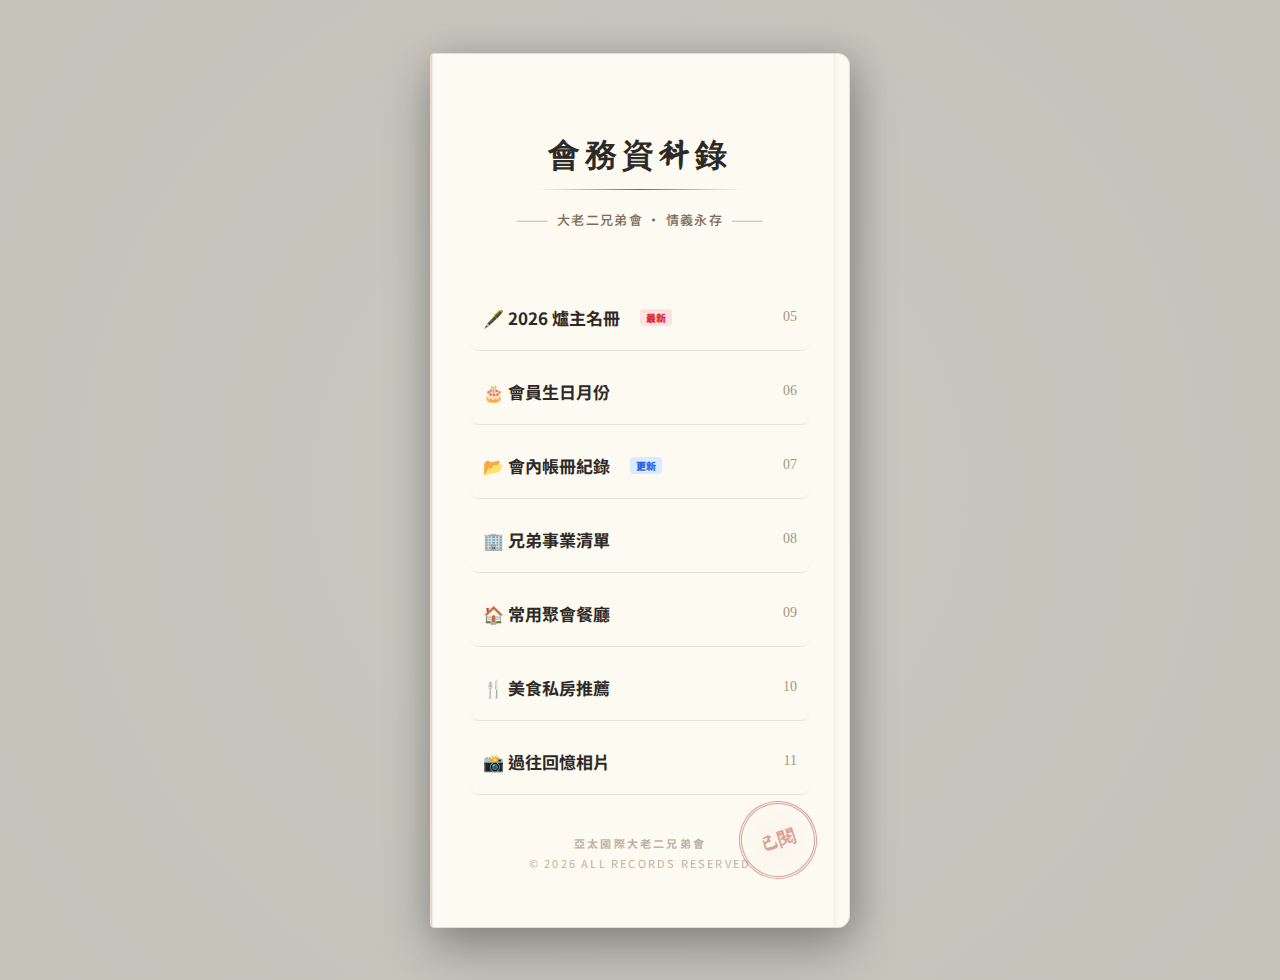
<file: index.html>
<!DOCTYPE html>
<html lang="zh-Hant">

<head>
    <meta charset="UTF-8">
    <meta name="viewport" content="width=device-width, initial-scale=1.0, viewport-fit=cover">
    <title>國際大老二兄弟會 — 會務資料錄</title>
    <!-- 預連接優化 -->
    <link rel="preconnect" href="https://fonts.googleapis.com">
    <link rel="preconnect" href="https://fonts.gstatic.com" crossorigin>
    <link rel="preconnect" href="https://static.line-scdn.net">
    <!-- 字體 -->
    <link
        href="https://fonts.googleapis.com/css2?family=Ma+Shan+Zheng&family=Noto+Sans+TC:wght@400;500;700;900&display=swap"
        rel="stylesheet">
    <!-- LIFF SDK（此頁需要用於登入功能） -->
    <script src="https://static.line-scdn.net/liff/edge/2/sdk.js"></script>
    <!-- 共用樣式 -->
    <link rel="stylesheet" href="common.css">
    <style>
        /* 頁面專屬樣式 - 首頁目錄 */
        .header {
            text-align: center;
            margin-bottom: 3.5rem;
            position: relative;
            border-bottom: none;
            padding-bottom: 0;
        }

        .header h1 {
            font-size: 32px;
            color: var(--ink-color);
            letter-spacing: 0.15em;
            margin: 0;
            padding-bottom: 0.75rem;
            position: relative;
        }

        .header h1::after {
            content: "";
            position: absolute;
            bottom: 0;
            left: 20%;
            right: 20%;
            height: 1px;
            background: linear-gradient(to right, transparent, var(--accent-brown), transparent);
        }

        .member-info {
            font-size: 13px;
            color: var(--accent-brown);
            margin-top: 1.25rem;
            letter-spacing: 0.1em;
            font-weight: 500;
            display: flex;
            align-items: center;
            justify-content: center;
            gap: 0.5rem;
        }

        .nav-list {
            list-style: none;
            padding: 0;
            margin: 0;
            flex-grow: 1;
        }

        .nav-item {
            margin-bottom: 0.5rem;
        }

        .nav-link {
            text-decoration: none;
            display: flex;
            justify-content: space-between;
            align-items: center;
            padding: 1.25rem 0.75rem;
            border-bottom: 1px solid rgba(124, 106, 90, 0.15);
            color: var(--ink-color);
            transition: all 0.4s cubic-bezier(0.175, 0.885, 0.32, 1.275);
            border-radius: 8px;
        }

        .nav-link:hover {
            background-color: rgba(124, 106, 90, 0.04);
            transform: translateX(8px);
            border-bottom-color: var(--accent-brown);
        }

        .item-title {
            font-size: 17px;
            font-weight: 700;
            display: flex;
            align-items: center;
            gap: 0.75rem;
        }

        .page-num {
            font-family: "Georgia", serif;
            color: var(--accent-brown);
            font-size: 14px;
            opacity: 0.7;
        }

        .tag {
            font-size: 10px;
            padding: 1px 6px;
            border-radius: 4px;
            font-weight: 900;
            text-transform: uppercase;
            margin-left: 0.5rem;
        }

        .tag-new {
            background-color: #fee2e2;
            color: #dc2626;
        }

        .tag-update {
            background-color: #dbeafe;
            color: #2563eb;
        }

        .stamp {
            position: absolute;
            bottom: 3rem;
            right: 2rem;
            width: 72px;
            height: 72px;
            border: 3px double var(--stamp-red);
            border-radius: 50%;
            display: flex;
            justify-content: center;
            align-items: center;
            color: var(--stamp-red);
            font-weight: 900;
            transform: rotate(-18deg);
            opacity: 0.45;
            font-size: 18px;
            font-family: 'Ma Shan Zheng', cursive;
            user-select: none;
            pointer-events: none;
            background: radial-gradient(circle, rgba(176, 58, 46, 0.05) 0%, transparent 70%);
        }

        .index-footer {
            margin-top: 2rem;
            text-align: center;
            font-size: 11px;
            color: var(--accent-brown);
            opacity: 0.5;
            letter-spacing: 0.2em;
        }

        .index-footer p {
            margin: 0;
        }

        .index-footer .mt-1 {
            margin-top: 0.25rem;
        }

        .opacity-40 {
            opacity: 0.4;
        }
    </style>
</head>

<body>

    <div class="book-container fade-in">
        <div class="book-cover">
            <div class="decoration-lines"></div>

            <div class="header">
                <h1 class="calligraphy">會務資料錄</h1>
                <div class="member-info" id="member-display">
                    <span class="opacity-40">———</span>
                    <span id="member-name">載入中...</span>
                    <span class="opacity-40">———</span>
                </div>
            </div>

            <nav>
                <ul class="nav-list">
                    <li class="nav-item">
                        <a href="host.html" class="nav-link">
                            <span class="item-title">🖋️ 2026 爐主名冊 <span class="tag tag-new">最新</span></span>
                            <span class="page-num">05</span>
                        </a>
                    </li>
                    <li class="nav-item">
                        <a href="birthday.html" class="nav-link">
                            <span class="item-title">🎂 會員生日月份</span>
                            <span class="page-num">06</span>
                        </a>
                    </li>
                    <li class="nav-item">
                        <a href="finance.html" class="nav-link">
                            <span class="item-title">📂 會內帳冊紀錄 <span class="tag tag-update">更新</span></span>
                            <span class="page-num">07</span>
                        </a>
                    </li>
                    <li class="nav-item">
                        <a href="business.html" class="nav-link">
                            <span class="item-title">🏢 兄弟事業清單</span>
                            <span class="page-num">08</span>
                        </a>
                    </li>
                    <li class="nav-item">
                        <a href="restaurant.html" class="nav-link">
                            <span class="item-title">🏠 常用聚會餐廳</span>
                            <span class="page-num">09</span>
                        </a>
                    </li>
                    <li class="nav-item">
                        <a href="food.html" class="nav-link">
                            <span class="item-title">🍴 美食私房推薦</span>
                            <span class="page-num">10</span>
                        </a>
                    </li>
                    <li class="nav-item">
                        <a href="photo.html" class="nav-link">
                            <span class="item-title">📸 過往回憶相片</span>
                            <span class="page-num">11</span>
                        </a>
                    </li>
                </ul>
            </nav>

            <div class="stamp">已閱</div>

            <div class="index-footer">
                <p style="font-weight: bold;">亞太國際大老二兄弟會</p>
                <p class="mt-1">© 2026 ALL RECORDS RESERVED</p>
            </div>
        </div>
    </div>

    <script>
        const LIFF_ID = '2008678090-eGItUWQx';

        async function initLIFF() {
            try {
                await liff.init({ liffId: LIFF_ID });
                if (liff.isLoggedIn()) {
                    const profile = await liff.getProfile();
                    document.getElementById('member-name').innerText = `歡迎，${profile.displayName} 會友`;
                } else {
                    document.getElementById('member-name').innerText = "大老二兄弟會‧ 情義永存";
                }
            } catch (err) {
                console.error(err);
                document.getElementById('member-name').innerText = "大老二兄弟會 ‧ 情義永存";
            }
        }

        window.onload = initLIFF;
    </script>
</body>

</html>
</file>
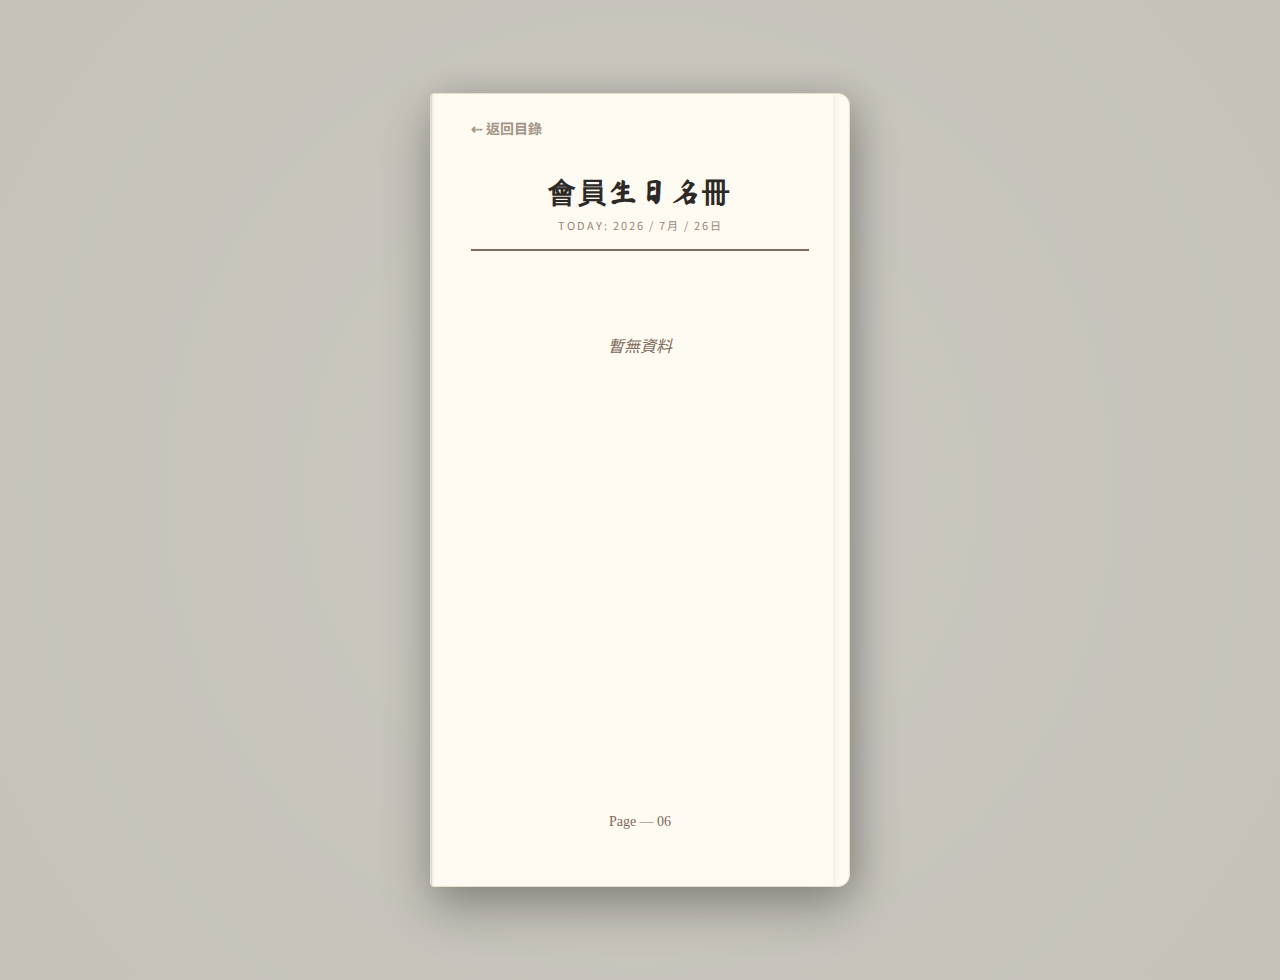
<file: birthday.html>
<!DOCTYPE html>
<html lang="zh-Hant">

<head>
    <meta charset="UTF-8">
    <meta name="viewport" content="width=device-width, initial-scale=1.0, viewport-fit=cover">
    <title>P.06 會員生日名冊</title>
    <!-- 預連接優化 -->
    <link rel="preconnect" href="https://fonts.googleapis.com">
    <link rel="preconnect" href="https://fonts.gstatic.com" crossorigin>
    <link rel="preconnect" href="https://script.google.com">
    <!-- 字體 -->
    <link
        href="https://fonts.googleapis.com/css2?family=Ma+Shan+Zheng&family=Noto+Sans+TC:wght@400;500;700;900&display=swap"
        rel="stylesheet">
    <!-- 共用樣式 -->
    <link rel="stylesheet" href="common.css">
    <style>
        /* 頁面專屬樣式 */
        :root {
            --highlight-gold: #b89b72;
            --next-month-tan: #e8dfcc;
            --today-bg: rgba(255, 107, 107, 0.1);
        }

        .month-section {
            margin-bottom: 12px;
        }

        details {
            border-radius: 4px;
            overflow: hidden;
            border: 1px solid rgba(140, 118, 98, 0.2);
            background: rgba(255, 255, 255, 0.4);
        }

        summary {
            padding: 12px 15px;
            background: rgba(140, 118, 98, 0.05);
            color: var(--accent-brown);
            cursor: pointer;
            list-style: none;
            display: flex;
            justify-content: space-between;
            align-items: center;
            font-weight: bold;
            font-size: 15px;
        }

        summary::-webkit-details-marker {
            display: none;
        }

        .member-count {
            font-size: 13px;
            opacity: 0.8;
            margin-left: 5px;
            font-weight: normal;
        }

        .is-current-month summary {
            background: var(--highlight-gold);
            color: white;
        }

        .is-next-month summary {
            background: var(--next-month-tan);
            color: var(--accent-brown);
        }

        summary::after {
            content: '＋';
            font-size: 12px;
            opacity: 0.5;
        }

        details[open] summary::after {
            content: '－';
            opacity: 1;
        }

        .data-list {
            list-style: none;
            padding: 0;
            margin: 0;
        }

        .data-item {
            display: flex;
            justify-content: space-between;
            align-items: center;
            padding: 15px 12px;
            border-bottom: 1px dotted var(--accent-brown);
        }

        .data-item:last-child {
            border-bottom: none;
        }

        .is-today {
            background-color: var(--today-bg);
            border-left: 4px solid #ff6b6b;
        }

        .today-badge {
            display: inline-block;
            background-color: #ff6b6b;
            color: white;
            font-size: 11px;
            padding: 2px 6px;
            border-radius: 4px;
            margin-bottom: 4px;
            animation: pulse 2s infinite;
        }

        @keyframes pulse {
            0% {
                opacity: 1;
            }

            50% {
                opacity: 0.7;
            }

            100% {
                opacity: 1;
            }
        }

        .date-box {
            min-width: 45px;
        }

        .day-label {
            font-family: "Georgia", serif;
            font-size: 18px;
            color: var(--accent-brown);
        }

        .name-container {
            flex: 1;
            text-align: right;
        }

        .name-label {
            font-size: 17px;
            font-weight: 600;
            color: var(--ink-color);
        }

        .note-text {
            display: block;
            font-size: 13px;
            color: var(--accent-brown);
            font-style: italic;
            margin-top: 2px;
        }
    </style>
</head>

<body>

    <div class="book-container fade-in">
        <div class="book-cover">
            <div class="decoration-lines"></div>

            <a href="index.html" class="back-link">
                ⇠ 返回目錄
            </a>

            <div class="header">
                <h2 class="calligraphy">會員生日名冊</h2>
                <p id="current-month-tip">TODAY: ...</p>
            </div>

            <div id="content" style="flex-grow: 1; overflow-y: auto;">
                <div class="loading">正在查閱生日名冊...</div>
            </div>

            <div class="footer">Page — 06</div>
        </div>
    </div>

    <script>
        const GAS_URL = "https://script.google.com/macros/s/AKfycbx0mNGfdugg3Ep3yMbI65qacUaZbwOZxuVly90p-QmqyGp5KbvIMTtvvD3mjoiX1VWg/exec";

        async function loadData() {
            try {
                const response = await fetch(`${GAS_URL}?type=birthdays`, { cache: 'no-cache' });
                return await response.json();
            } catch (error) { return null; }
        }

        async function initPage() {
            const container = document.getElementById('content');
            const rawData = await loadData();

            const now = new Date();
            const currentYear = now.getFullYear();
            const currentMonth = now.getMonth() + 1;
            const todayDate = now.getDate();
            const nextMonth = currentMonth === 12 ? 1 : currentMonth + 1;

            document.getElementById('current-month-tip').innerText = `TODAY: ${currentYear} / ${currentMonth}月 / ${todayDate}日`;

            if (!rawData || !Array.isArray(rawData)) {
                container.innerHTML = '<div class="loading">暫無資料</div>';
                return;
            }

            const processed = rawData
                .filter(item => item.姓名 && item.姓名.trim() !== "")
                .map(item => ({
                    ...item,
                    m: parseInt(String(item.月份).replace(/[^0-9]/g, '')),
                    d: parseInt(String(item.日期).replace(/[^0-9]/g, '')) || 0
                }));

            const groups = {};
            for (let i = 1; i <= 12; i++) groups[i] = [];
            processed.forEach(item => {
                if (groups[item.m]) groups[item.m].push(item);
            });

            const monthOrder = [currentMonth, nextMonth];
            for (let i = 1; i <= 12; i++) {
                if (i !== currentMonth && i !== nextMonth) monthOrder.push(i);
            }

            let html = '';
            monthOrder.forEach(m => {
                const members = groups[m];
                if (members.length === 0) return;

                members.sort((a, b) => a.d - b.d);

                const isCurrent = (m === currentMonth);
                const isNext = (m === nextMonth);
                const openAttr = (isCurrent || isNext) ? 'open' : '';
                const sectionClass = isCurrent ? 'is-current-month' : (isNext ? 'is-next-month' : '');

                html += `
                    <div class="month-section ${sectionClass}">
                        <details ${openAttr}>
                            <summary>
                                <span>${m}月 生日成員 <span class="member-count">(${members.length}人)</span></span>
                            </summary>
                            <ul class="data-list">
                                ${members.map(person => {
                    const isToday = (person.m === currentMonth && person.d === todayDate);
                    return `
                                        <li class="data-item ${isToday ? 'is-today' : ''}">
                                            <div class="date-box">
                                                <span class="day-label">${person.d}日</span>
                                            </div>
                                            <div class="name-container">
                                                ${isToday ? '<span class="today-badge">今日壽星 🎁</span>' : ''}
                                                <span class="name-label">${person.姓名}</span>
                                                ${person.備註 ? `<span class="note-text">※ ${person.備註}</span>` : ''}
                                            </div>
                                        </li>
                                    `;
                }).join('')}
                            </ul>
                        </details>
                    </div>
                `;
            });

            container.innerHTML = html || '<div class="loading">查無生日資料</div>';
        }

        initPage();
    </script>
</body>

</html>
</file>
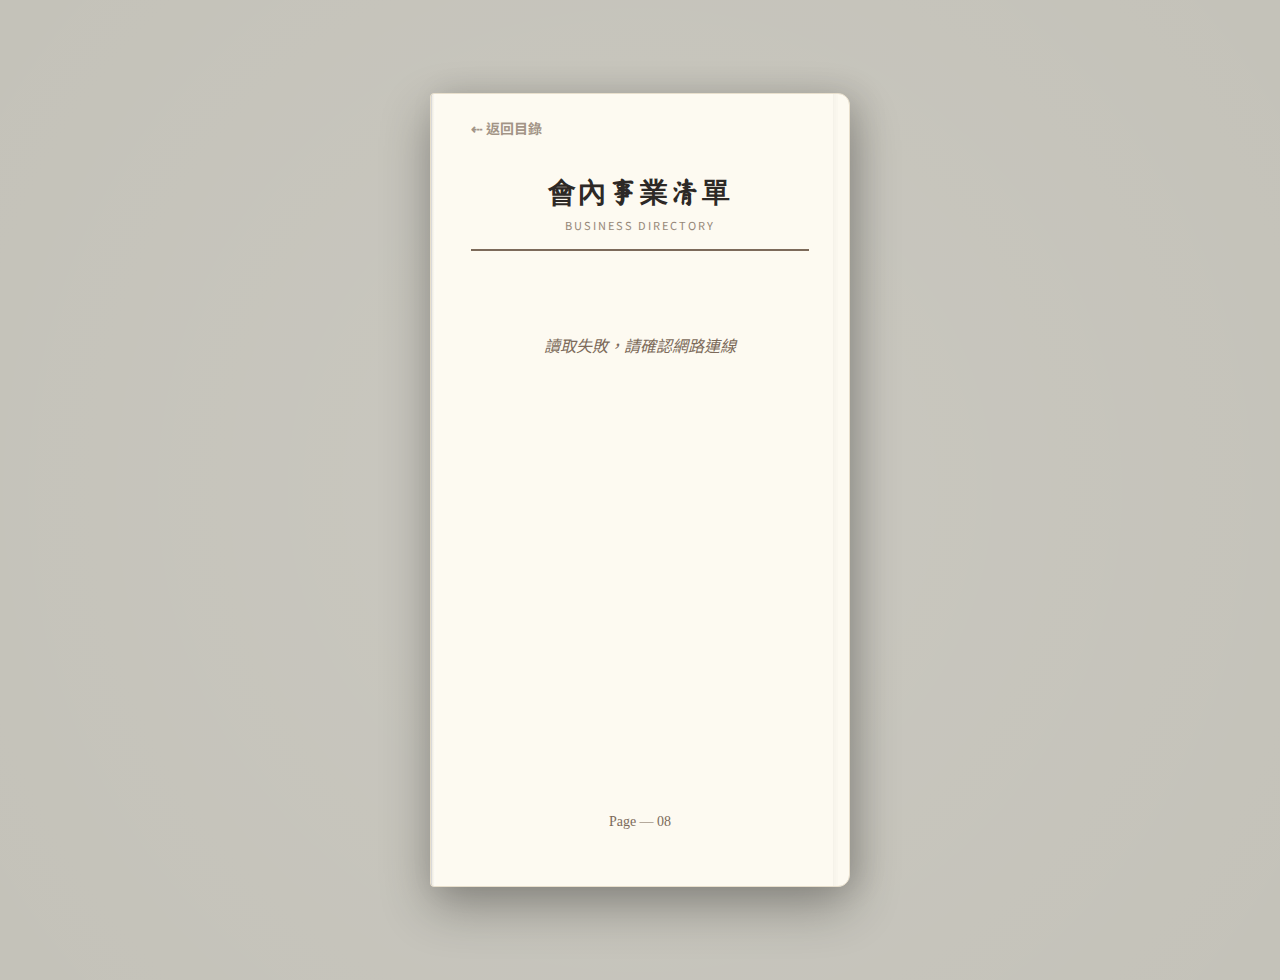
<file: business.html>
<!DOCTYPE html>
<html lang="zh-Hant">

<head>
    <meta charset="UTF-8">
    <meta name="viewport" content="width=device-width, initial-scale=1.0, viewport-fit=cover">
    <title>P.08 會內事業清單</title>
    <!-- 預連接優化 -->
    <link rel="preconnect" href="https://fonts.googleapis.com">
    <link rel="preconnect" href="https://fonts.gstatic.com" crossorigin>
    <link rel="preconnect" href="https://script.google.com">
    <!-- 字體 -->
    <link
        href="https://fonts.googleapis.com/css2?family=Ma+Shan+Zheng&family=Noto+Sans+TC:wght@400;500;700;900&display=swap"
        rel="stylesheet">
    <!-- 共用樣式 -->
    <link rel="stylesheet" href="common.css">
    <style>
        /* 頁面專屬樣式 */
        .item-card {
            border-bottom: 1px dotted var(--accent-brown);
            padding: 25px 0;
        }

        .item-card:last-child {
            border-bottom: none;
        }

        .biz-name {
            font-size: 20px;
            font-weight: 600;
            color: var(--ink-color);
            margin-bottom: 10px;
            display: block;
        }

        .info-row {
            font-size: 15px;
            color: #555;
            margin: 8px 0;
            line-height: 1.5;
            display: flex;
            align-items: flex-start;
        }

        .icon-label {
            margin-right: 8px;
            flex-shrink: 0;
            filter: grayscale(100%);
            opacity: 0.7;
        }

        .clickable-link {
            color: #4285f4;
            text-decoration: none;
            border-bottom: 1px solid transparent;
            transition: 0.2s;
        }

        .clickable-link:hover {
            border-bottom-color: #4285f4;
        }

        .biz-note {
            font-size: 15px;
            color: var(--accent-brown);
            font-style: italic;
            margin: 15px 0;
            opacity: 0.9;
            background: rgba(140, 118, 98, 0.05);
            padding: 8px;
            border-radius: 4px;
        }

        .link-group {
            display: flex;
            flex-wrap: wrap;
            gap: 8px;
            margin-top: 15px;
        }

        .link-btn {
            text-decoration: none;
            background: #fff;
            border: 1px solid var(--accent-brown);
            color: var(--accent-brown);
            padding: 5px 12px;
            border-radius: 4px;
            font-size: 13px;
            transition: 0.2s;
            display: inline-flex;
            align-items: center;
            gap: 4px;
        }

        .link-btn:hover {
            background: var(--accent-brown);
            color: #fff;
        }

        .link-btn:active {
            transform: translateY(1px);
        }
    </style>
</head>

<body>

    <div class="book-container fade-in">
        <div class="book-cover">
            <div class="decoration-lines"></div>

            <a href="index.html" class="back-link">
                ⇠ 返回目錄
            </a>

            <div class="header">
                <h2 class="calligraphy">會內事業清單</h2>
                <p>BUSINESS DIRECTORY</p>
            </div>

            <div id="content" style="flex-grow: 1; overflow-y: auto;">
                <div class="loading">正在檢索商號...</div>
            </div>

            <div class="footer">Page — 08</div>
        </div>
    </div>

    <script>
        const GAS_URL = "https://script.google.com/macros/s/AKfycbx0mNGfdugg3Ep3yMbI65qacUaZbwOZxuVly90p-QmqyGp5KbvIMTtvvD3mjoiX1VWg/exec";

        async function initPage() {
            const container = document.getElementById('content');
            try {
                const response = await fetch(`${GAS_URL}?type=business`, { cache: 'no-cache' });
                const data = await response.json();

                if (!data || data.length === 0) {
                    container.innerHTML = '<div class="loading">名冊暫無內容</div>';
                    return;
                }

                let html = '';
                data.forEach(item => {
                    if (!item["名稱"]) return;

                    // 處理地址連結
                    let addressValue = item["地址"] || "";
                    let addressHtml = addressValue || '私訊洽詢';
                    if (addressValue && addressValue !== '私訊洽詢') {
                        const mapUrl = `https://www.google.com/maps/search/?api=1&query=${encodeURIComponent(addressValue)}`;
                        addressHtml = `<a href="${mapUrl}" target="_blank" class="clickable-link">${addressValue}</a>`;
                    }

                    // 處理電話連結
                    let phoneValue = String(item["電話"] || "").trim();
                    let phoneHtml = phoneValue ? `<a href="tel:${phoneValue}" class="clickable-link">${phoneValue}</a>` : "尚未提供";

                    // 處理連結按鈕
                    let linksHtml = '';
                    for (let i = 1; i <= 5; i++) {
                        let linkVal = item[`連結${i}`];
                        if (linkVal && String(linkVal).startsWith('http')) {
                            let label = "連結 " + i;
                            const lwr = String(linkVal).toLowerCase();
                            if (lwr.includes('line.me')) label = "LINE";
                            else if (lwr.includes('facebook.com') || lwr.includes('fb.me')) label = "FB";
                            else if (lwr.includes('instagram.com')) label = "IG";
                            linksHtml += `<a href="${linkVal}" target="_blank" class="link-btn">🔗 ${label}</a>`;
                        }
                    }

                    const noteDisplay = (item["備註"] && String(item["備註"]).trim() !== "")
                        ? `<div class="biz-note">※ ${item["備註"]}</div>`
                        : "";

                    html += `
                        <div class="item-card">
                            <span class="biz-name">🏢 ${item["名稱"]}</span>
                            <div class="info-row"><span class="icon-label">📍</span><span>地址：${addressHtml}</span></div>
                            <div class="info-row"><span class="icon-label">📞</span><span>電話：${phoneHtml}</span></div>
                            ${noteDisplay}
                            <div class="link-group">${linksHtml}</div>
                        </div>
                    `;
                });
                container.innerHTML = html;
            } catch (e) {
                container.innerHTML = '<div class="loading">讀取失敗，請確認網路連線</div>';
            }
        }
        initPage();
    </script>
</body>

</html>
</file>
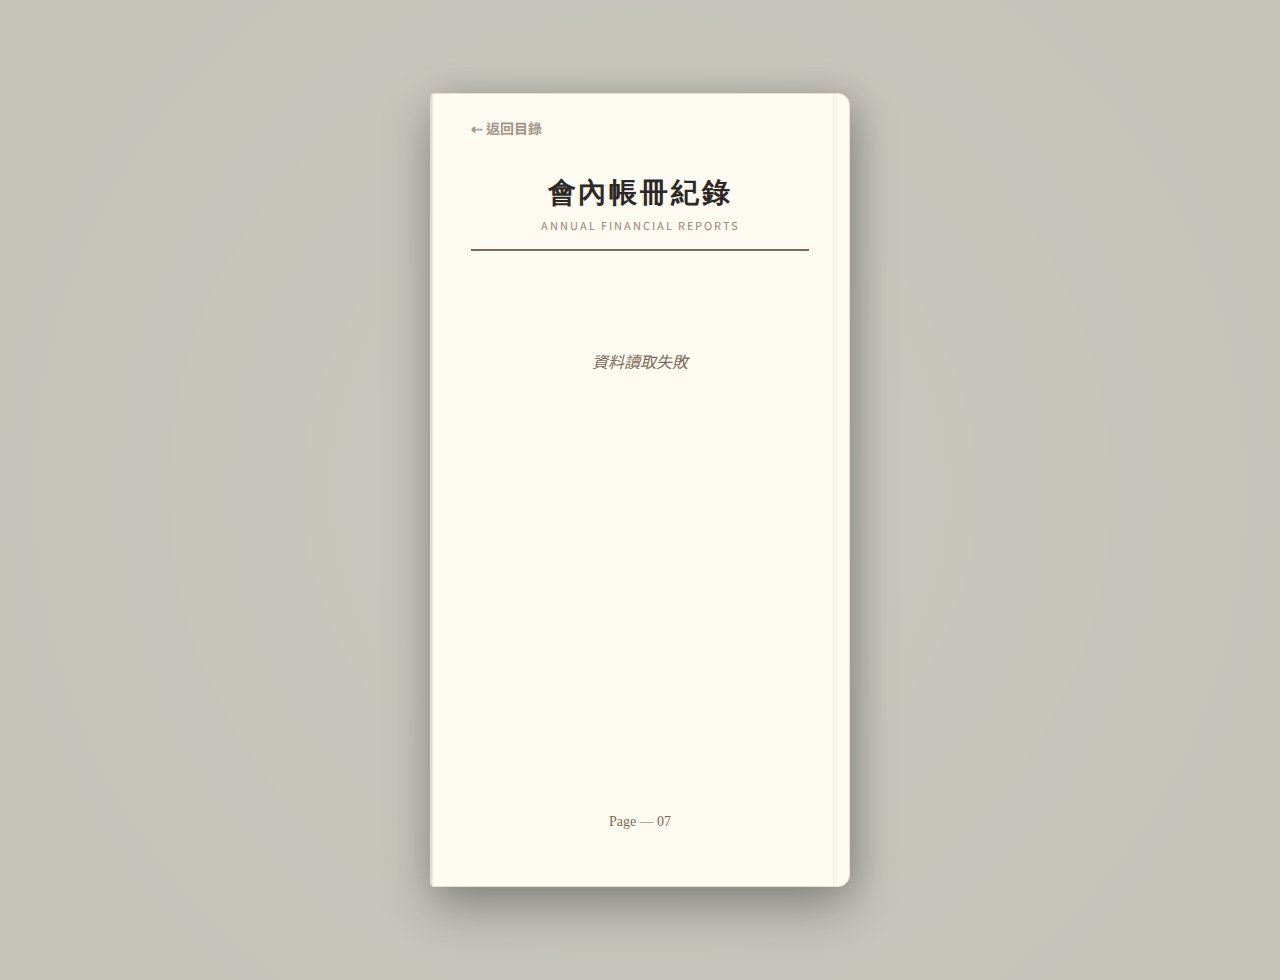
<file: finance.html>
<!DOCTYPE html>
<html lang="zh-Hant">

<head>
    <meta charset="UTF-8">
    <meta name="viewport" content="width=device-width, initial-scale=1.0, viewport-fit=cover">
    <title>P.07 會內帳冊紀錄</title>
    <!-- 預連接優化 -->
    <link rel="preconnect" href="https://fonts.googleapis.com">
    <link rel="preconnect" href="https://fonts.gstatic.com" crossorigin>
    <link rel="preconnect" href="https://script.google.com">
    <!-- 字體 -->
    <link
        href="https://fonts.googleapis.com/css2?family=Ma+Shan+Zheng&family=Noto+Sans+TC:wght@400;500;700;900&display=swap"
        rel="stylesheet">
    <!-- 共用樣式 -->
    <link rel="stylesheet" href="common.css">
    <style>
        /* 頁面專屬樣式 */
        .year-section {
            margin-bottom: 15px;
        }

        details {
            border-radius: 4px;
            overflow: hidden;
            border: 1px solid rgba(140, 118, 98, 0.2);
            background: rgba(255, 255, 255, 0.4);
        }

        summary {
            background-color: rgba(140, 118, 98, 0.05);
            color: var(--accent-brown);
            padding: 12px 15px;
            font-size: 15px;
            cursor: pointer;
            list-style: none;
            display: flex;
            align-items: center;
            justify-content: space-between;
            font-weight: bold;
        }

        summary::-webkit-details-marker {
            display: none;
        }

        summary::before {
            content: '▼';
            font-size: 10px;
            width: 70px;
            transition: 0.3s;
            text-align: left;
            opacity: 0.5;
        }

        details[open] summary::before {
            transform: rotate(180deg);
        }

        .year-text-center {
            flex: 1;
            text-align: center;
            font-family: "Georgia", serif;
            font-weight: 500;
        }

        .annual-btn-wrapper {
            width: 70px;
            display: flex;
            justify-content: flex-end;
        }

        .annual-btn-link {
            background-color: white;
            color: var(--accent-brown);
            border: 1px solid var(--accent-brown);
            text-decoration: none;
            padding: 3px 8px;
            border-radius: 4px;
            font-size: 11px;
            font-weight: bold;
            white-space: nowrap;
            transition: 0.2s;
        }

        .annual-btn-link:hover {
            background-color: var(--accent-brown);
            color: white;
        }

        .pdf-list {
            list-style: none;
            padding: 5px 10px 0 10px;
            margin: 0;
        }

        .pdf-item {
            display: flex;
            justify-content: space-between;
            align-items: center;
            padding: 12px 0;
            border-bottom: 1px dotted var(--accent-brown);
        }

        .pdf-item:last-child {
            border-bottom: none;
        }

        .pdf-title {
            font-size: 15px;
            color: var(--ink-color);
        }

        .view-btn {
            border: 1px solid var(--accent-brown);
            color: var(--accent-brown);
            padding: 4px 10px;
            border-radius: 4px;
            text-decoration: none;
            font-size: 12px;
            transition: 0.2s;
        }

        .view-btn:hover {
            background: var(--accent-brown);
            color: white;
        }

        .error {
            text-align: center;
            padding: 50px 0;
            color: var(--accent-brown);
            font-style: italic;
        }
    </style>
</head>

<body>

    <div class="book-container fade-in">
        <div class="book-cover">
            <div class="decoration-lines"></div>

            <a href="index.html" class="back-link">
                ⇠ 返回目錄
            </a>

            <div class="header">
                <h2 class="calligraphy">會內帳冊紀錄</h2>
                <p>ANNUAL FINANCIAL REPORTS</p>
            </div>

            <div id="list-content" style="flex-grow: 1; overflow-y: auto;">
                <p class="loading">正在檢索歷史檔案...</p>
            </div>

            <div class="footer">Page — 07</div>
        </div>
    </div>

    <script>
        const GAS_URL = "https://script.google.com/macros/s/AKfycbx0mNGfdugg3Ep3yMbI65qacUaZbwOZxuVly90p-QmqyGp5KbvIMTtvvD3mjoiX1VWg/exec";

        async function fetchPdfList() {
            try {
                const response = await fetch(`${GAS_URL}?type=finance`);
                const data = await response.json();
                renderList(data);
            } catch (error) {
                document.getElementById('list-content').innerHTML = "<p class='error'>資料讀取失敗</p>";
            }
        }

        function renderList(data) {
            const container = document.getElementById('list-content');
            container.innerHTML = "";

            const groupedData = {};
            data.forEach(item => {
                if (!groupedData[item.年份]) groupedData[item.年份] = [];
                groupedData[item.年份].push(item);
            });

            const years = Object.keys(groupedData).sort((a, b) => b - a);

            years.forEach((year, index) => {
                const isOpen = index === 0 ? "open" : "";
                const items = groupedData[year];

                const annualItem = items.find(i => i.月份 == 0 || i.月份 == "年度");
                const monthlyItems = items
                    .filter(i => i.月份 != 0 && i.月份 != "年度")
                    .sort((a, b) => b.月份 - a.月份);

                let annualBtnHTML = annualItem
                    ? `<div class="annual-btn-wrapper"><a href="${annualItem.檔案連結}" class="annual-btn-link" target="_blank" onclick="event.stopPropagation()">年度總表</a></div>`
                    : `<div class="annual-btn-wrapper"></div>`;

                let sectionHTML = `
                    <div class="year-section">
                        <details ${isOpen}>
                            <summary>
                                <span class="year-text-center">${year} Year</span>
                                ${annualBtnHTML}
                            </summary>
                            <ul class="pdf-list">
                `;

                monthlyItems.forEach(item => {
                    sectionHTML += `
                        <li class="pdf-item">
                            <span class="pdf-title">${item.月份}月 財務報表</span>
                            <a href="${item.檔案連結}" class="view-btn" target="_blank">閱讀</a>
                        </li>
                    `;
                });

                sectionHTML += `
                            </ul>
                        </details>
                    </div>
                `;
                container.innerHTML += sectionHTML;
            });
        }

        fetchPdfList();
    </script>
</body>

</html>
</file>
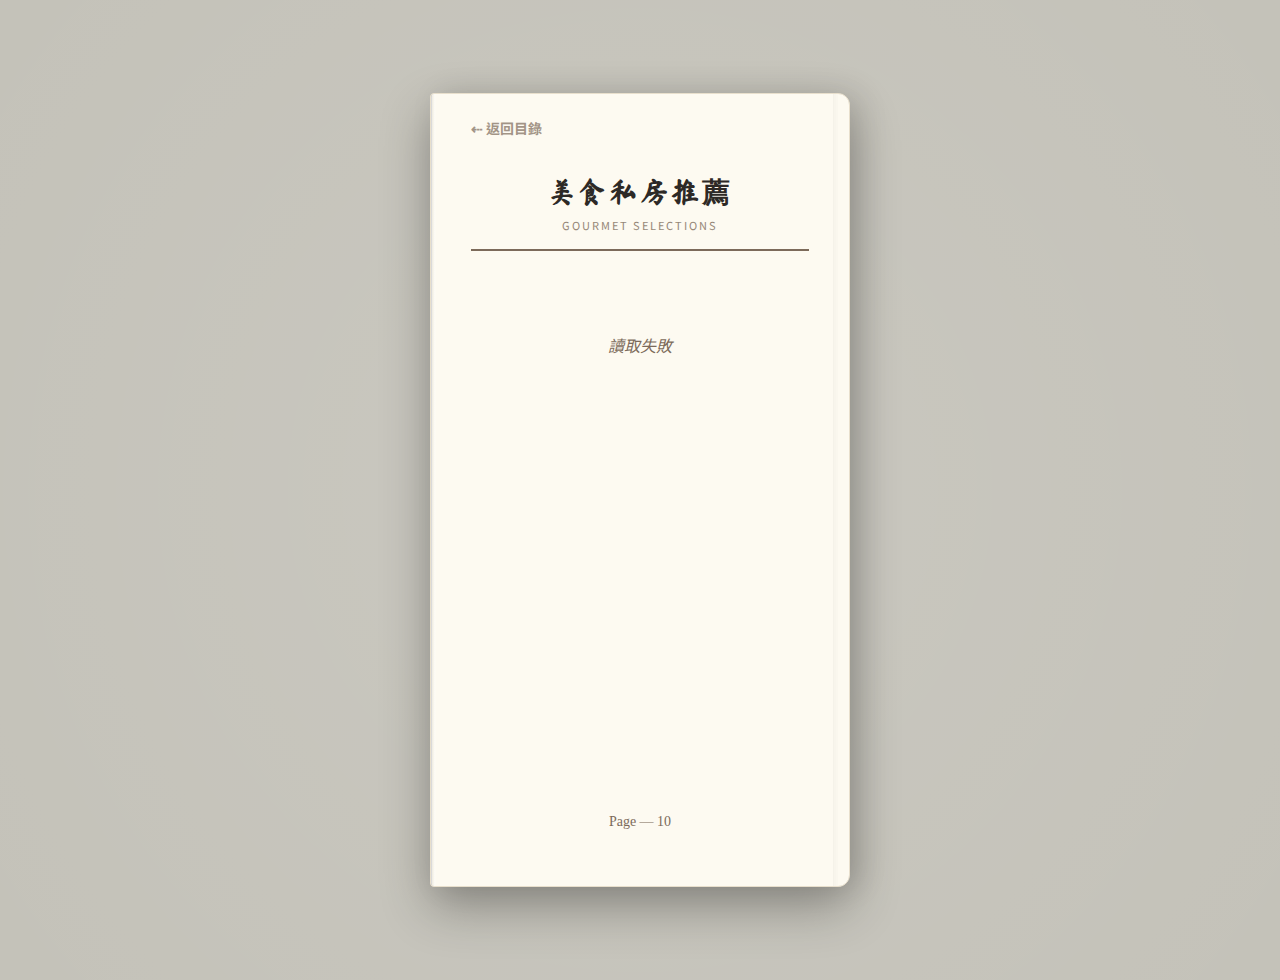
<file: food.html>
<!DOCTYPE html>
<html lang="zh-Hant">

<head>
    <meta charset="UTF-8">
    <meta name="viewport" content="width=device-width, initial-scale=1.0, viewport-fit=cover">
    <title>P.10 美食私房推薦</title>
    <!-- 預連接優化 -->
    <link rel="preconnect" href="https://fonts.googleapis.com">
    <link rel="preconnect" href="https://fonts.gstatic.com" crossorigin>
    <link rel="preconnect" href="https://script.google.com">
    <!-- 字體 -->
    <link
        href="https://fonts.googleapis.com/css2?family=Ma+Shan+Zheng&family=Noto+Sans+TC:wght@400;500;700;900&display=swap"
        rel="stylesheet">
    <!-- 共用樣式 -->
    <link rel="stylesheet" href="common.css">
    <style>
        /* 頁面專屬樣式 */
        .item-card {
            border-bottom: 1px dotted var(--accent-brown);
            padding: 25px 5px;
        }

        .item-card:last-child {
            border-bottom: none;
        }

        .food-name {
            font-size: 19px;
            font-weight: 600;
            color: var(--ink-color);
            text-decoration: none;
            display: inline-block;
            transition: 0.2s;
            border-bottom: 1px solid transparent;
        }

        .food-name:hover {
            color: var(--accent-brown);
            border-bottom-color: var(--accent-brown);
        }

        .food-intro {
            font-size: 15px;
            color: #555;
            line-height: 1.6;
            margin: 12px 0;
            font-style: italic;
            background: rgba(140, 118, 98, 0.05);
            padding: 10px;
            border-radius: 4px;
        }
    </style>
</head>

<body>

    <div class="book-container fade-in">
        <div class="book-cover">
            <div class="decoration-lines"></div>

            <a href="index.html" class="back-link">
                ⇠ 返回目錄
            </a>

            <div class="header">
                <h2 class="calligraphy">美食私房推薦</h2>
                <p>GOURMET SELECTIONS</p>
            </div>

            <div id="content" style="flex-grow: 1; overflow-y: auto;">
                <div class="loading">正在回味美食...</div>
            </div>

            <div class="footer">Page — 10</div>
        </div>
    </div>

    <script>
        const GAS_URL = "https://script.google.com/macros/s/AKfycbx0mNGfdugg3Ep3yMbI65qacUaZbwOZxuVly90p-QmqyGp5KbvIMTtvvD3mjoiX1VWg/exec";
        async function loadData() {
            try {
                const res = await fetch(`${GAS_URL}?type=food`);
                const data = await res.json();
                let html = '';
                data.forEach(item => {
                    if (!item.名稱) return;
                    html += `
                    <div class="item-card">
                        <a href="${item.網址}" target="_blank" class="food-name">🍴 ${item.名稱} 🔗</a>
                        <div class="food-intro">「${item.介紹}」</div>
                    </div>`;
                });
                document.getElementById('content').innerHTML = html;
            } catch (e) {
                document.getElementById('content').innerHTML = '<div class="loading">讀取失敗</div>';
            }
        }
        loadData();
    </script>
</body>

</html>
</file>
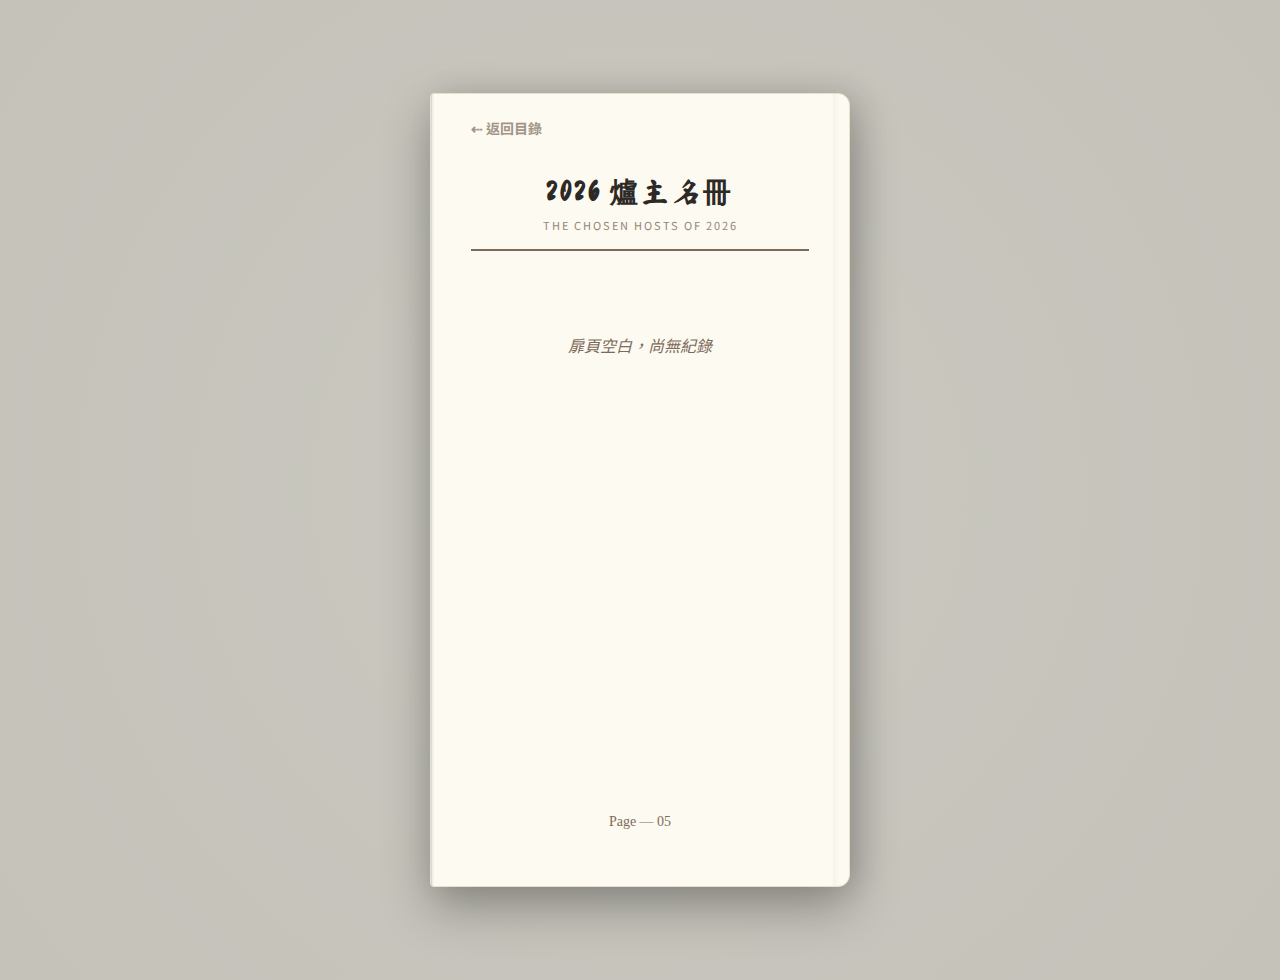
<file: host.html>
<!DOCTYPE html>
<html lang="zh-Hant">

<head>
    <meta charset="UTF-8">
    <meta name="viewport" content="width=device-width, initial-scale=1.0, viewport-fit=cover">
    <title>P.05 2026 爐主名冊</title>
    <!-- 預連接優化 -->
    <link rel="preconnect" href="https://fonts.googleapis.com">
    <link rel="preconnect" href="https://fonts.gstatic.com" crossorigin>
    <link rel="preconnect" href="https://script.google.com">
    <!-- 字體 -->
    <link
        href="https://fonts.googleapis.com/css2?family=Ma+Shan+Zheng&family=Noto+Sans+TC:wght@400;500;700;900&display=swap"
        rel="stylesheet">
    <!-- 共用樣式 -->
    <link rel="stylesheet" href="common.css">
    <style>
        /* 頁面專屬樣式 */
        .data-list {
            list-style: none;
            padding: 0;
            margin: 0;
        }

        .data-item {
            display: flex;
            justify-content: space-between;
            align-items: flex-start;
            padding: 18px 5px;
            border-bottom: 1px dotted var(--accent-brown);
        }

        .month-label {
            font-family: "Georgia", serif;
            font-style: italic;
            color: var(--accent-brown);
            font-size: 18px;
            white-space: nowrap;
        }

        .name-container {
            display: flex;
            flex-direction: column;
            align-items: flex-end;
            text-align: right;
            padding-left: 15px;
        }

        .name-label {
            font-size: 18px;
            font-weight: 600;
            color: var(--ink-color);
            margin-bottom: 6px;
        }

        .note-text {
            font-size: 15px;
            color: var(--accent-brown);
            font-style: italic;
            line-height: 1.4;
            opacity: 0.9;
        }

        .error {
            text-align: center;
            padding: 50px 0;
            color: var(--accent-brown);
            font-style: italic;
        }
    </style>
</head>

<body>

    <div class="book-container fade-in">
        <div class="book-cover">
            <div class="decoration-lines"></div>

            <a href="index.html" class="back-link">
                ⇠ 返回目錄
            </a>

            <div class="header">
                <h2 class="calligraphy">2026 爐主名冊</h2>
                <p>THE CHOSEN HOSTS OF 2026</p>
            </div>

            <div id="content" style="flex-grow: 1;">
                <div class="loading">正在翻開紀錄...</div>
            </div>

            <div class="footer">Page — 05</div>
        </div>
    </div>

    <script>
        const GAS_URL = "https://script.google.com/macros/s/AKfycbx0mNGfdugg3Ep3yMbI65qacUaZbwOZxuVly90p-QmqyGp5KbvIMTtvvD3mjoiX1VWg/exec";

        async function loadData(sheetType) {
            try {
                const response = await fetch(`${GAS_URL}?type=${sheetType}`, {
                    method: 'GET',
                    cache: 'no-cache'
                });
                if (!response.ok) throw new Error('網路回應不正確');
                return await response.json();
            } catch (error) {
                console.error("讀取失敗:", error);
                return null;
            }
        }

        async function initPage() {
            const container = document.getElementById('content');
            const weekDays = ["日", "一", "二", "三", "四", "五", "六"];

            const data = await loadData("hosts");

            if (!data || !Array.isArray(data)) {
                container.innerHTML = '<div class="error">扉頁空白，尚無紀錄</div>';
                return;
            }

            let html = '<ul class="data-list">';

            data.forEach(item => {
                if (!item.月份 && !item.姓名) return;

                let displayDate = item.月份;

                if (typeof item.月份 === 'string' && item.月份.includes('T')) {
                    const dObj = new Date(item.月份);
                    if (!isNaN(dObj)) {
                        displayDate = `${dObj.getMonth() + 1}/${dObj.getDate()} (${weekDays[dObj.getDay()]})`;
                    }
                }

                const noteContent = (item.備註 && String(item.備註).trim() !== "")
                    ? `<span class="note-text">※ ${item.備註}</span>`
                    : "";

                html += `
                    <li class="data-item">
                        <span class="month-label">${displayDate}</span>
                        <div class="name-container">
                            <span class="name-label">${item.姓名 || '未定'}</span>
                            ${noteContent}
                        </div>
                    </li>
                `;
            });

            html += '</ul>';
            container.innerHTML = html;
        }

        initPage();
    </script>
</body>

</html>
</file>
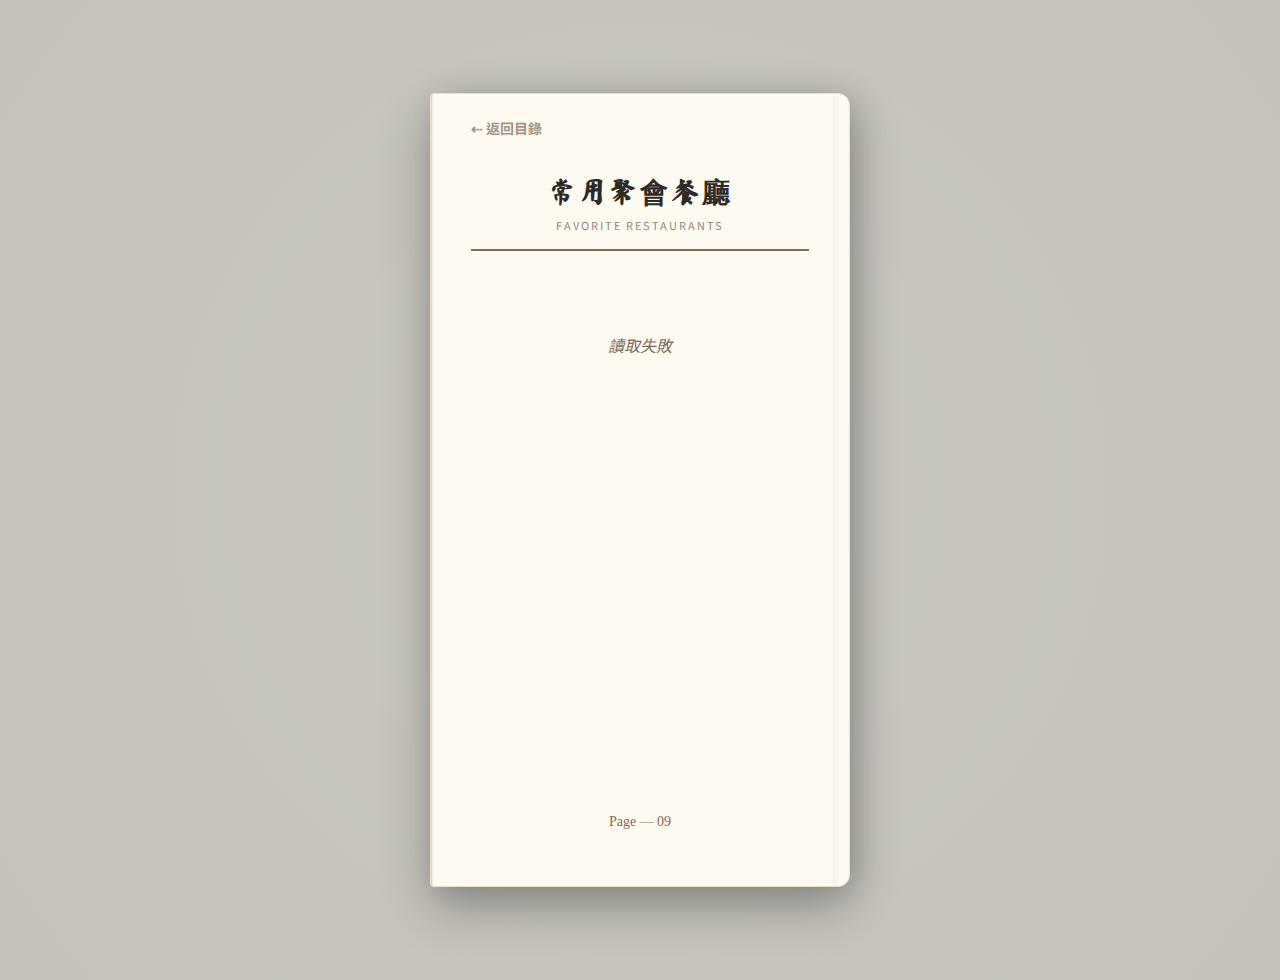
<file: restaurant.html>
<!DOCTYPE html>
<html lang="zh-Hant">

<head>
    <meta charset="UTF-8">
    <meta name="viewport" content="width=device-width, initial-scale=1.0, viewport-fit=cover">
    <title>P.09 常用聚會餐廳</title>
    <!-- 預連接優化 -->
    <link rel="preconnect" href="https://fonts.googleapis.com">
    <link rel="preconnect" href="https://fonts.gstatic.com" crossorigin>
    <link rel="preconnect" href="https://script.google.com">
    <!-- 字體 -->
    <link
        href="https://fonts.googleapis.com/css2?family=Ma+Shan+Zheng&family=Noto+Sans+TC:wght@400;500;700;900&display=swap"
        rel="stylesheet">
    <!-- 共用樣式 -->
    <link rel="stylesheet" href="common.css">
    <style>
        /* 頁面專屬樣式 */
        .item-card {
            border-bottom: 1px dotted var(--accent-brown);
            padding: 25px 0;
        }

        .item-card:last-child {
            border-bottom: none;
        }

        .title {
            font-size: 19px;
            font-weight: 600;
            color: var(--ink-color);
            display: block;
            margin-bottom: 8px;
        }

        .info-text {
            font-size: 15px;
            color: #555;
            margin: 4px 0;
            display: flex;
            justify-content: flex-start;
            align-items: flex-start;
            gap: 6px;
            line-height: 1.5;
        }

        .btn-group {
            display: flex;
            gap: 8px;
            margin-top: 12px;
        }

        .action-btn {
            text-decoration: none;
            background: #fff;
            border: 1px solid var(--accent-brown);
            color: var(--accent-brown);
            padding: 5px 12px;
            border-radius: 4px;
            font-size: 12px;
            transition: 0.2s;
            display: inline-flex;
            align-items: center;
        }

        .action-btn:hover {
            background: var(--accent-brown);
            color: white;
        }

        .action-btn:active {
            transform: translateY(1px);
        }
    </style>
</head>

<body>

    <div class="book-container fade-in">
        <div class="book-cover">
            <div class="decoration-lines"></div>

            <a href="index.html" class="back-link">
                ⇠ 返回目錄
            </a>

            <div class="header">
                <h2 class="calligraphy">常用聚會餐廳</h2>
                <p>FAVORITE RESTAURANTS</p>
            </div>

            <div id="content" style="flex-grow: 1; overflow-y: auto;">
                <div class="loading">正在翻閱食譜...</div>
            </div>

            <div class="footer">Page — 09</div>
        </div>
    </div>

    <script>
        const GAS_URL = "https://script.google.com/macros/s/AKfycbx0mNGfdugg3Ep3yMbI65qacUaZbwOZxuVly90p-QmqyGp5KbvIMTtvvD3mjoiX1VWg/exec";
        async function load() {
            try {
                const res = await fetch(`${GAS_URL}?type=restaurants`);
                const data = await res.json();
                let html = '';
                data.forEach(item => {
                    if (!item.餐廳名稱) return;
                    html += `
                    <div class="item-card">
                        <span class="title">${item.餐廳名稱}</span>
                        <div class="info-text">📍 ${item.地址}</div>
                        <div class="info-text">📞 ${item.電話}</div>
                        <div class="btn-group">
                            <a href="https://www.google.com/maps/search/?api=1&query=${encodeURIComponent(item.地址)}" target="_blank" class="action-btn">開啟地圖</a>
                            <a href="tel:${item.電話}" class="action-btn">撥打電話</a>
                        </div>
                    </div>`;
                });
                document.getElementById('content').innerHTML = html;
            } catch (e) {
                document.getElementById('content').innerHTML = '<div class="loading">讀取失敗</div>';
            }
        }
        load();
    </script>
</body>

</html>
</file>
<file: common.css>
/**
 * 會務資料錄 — 共用樣式
 * 所有頁面共用的 CSS 變數、基礎樣式和元件
 */

/* ===== CSS 變數 ===== */
:root {
    --book-paper: #fdfaf1;
    --ink-color: #2d2926;
    --accent-brown: #7c6a5a;
    --page-border: #e8dfcc;
    --stamp-red: #b03a2e;
}

/* ===== 基礎樣式 ===== */
body {
    background-color: #c4c2b9;
    background-image:
        radial-gradient(circle at 50% 50%, rgba(255, 255, 255, 0.1) 0%, transparent 100%),
        url('https://www.transparenttextures.com/patterns/dark-leather.png');
    font-family: "Noto Sans TC", sans-serif;
    margin: 0;
    display: flex;
    justify-content: center;
    align-items: center;
    min-height: 100vh;
    padding: 2.5rem 1rem;
}

/* ===== 書本容器 ===== */
.book-container {
    width: 100%;
    max-width: 420px;
    perspective: 1500px;
}

.book-cover {
    background-color: var(--book-paper);
    background-image: url('https://www.transparenttextures.com/patterns/paper-fibers.png');
    padding: 3.5rem 2.5rem;
    box-shadow:
        0 20px 50px rgba(0, 0, 0, 0.3),
        10px 0 30px rgba(0, 0, 0, 0.1),
        inset 1px 0 0 white;
    border: 1px solid var(--page-border);
    border-radius: 4px 12px 12px 4px;
    position: relative;
    min-height: 680px;
    overflow: hidden;
    display: flex;
    flex-direction: column;
}

/* 3D 書脊效果 */
.book-cover::before {
    content: "";
    position: absolute;
    left: 0;
    top: 0;
    bottom: 0;
    width: 20px;
    background: linear-gradient(to right,
            rgba(0, 0, 0, 0.2) 0%,
            rgba(0, 0, 0, 0) 10%,
            rgba(0, 0, 0, 0.05) 15%,
            rgba(255, 255, 255, 0.4) 18%,
            rgba(0, 0, 0, 0) 25%);
    z-index: 5;
}

/* 裝飾線條 */
.decoration-lines {
    position: absolute;
    top: 0;
    right: 15px;
    bottom: 0;
    width: 1px;
    border-right: 1px solid rgba(0, 0, 0, 0.03);
    box-shadow: 2px 0 0 rgba(0, 0, 0, 0.02), 4px 0 0 rgba(0, 0, 0, 0.01);
    pointer-events: none;
}

/* ===== 字體樣式 ===== */
.calligraphy {
    font-family: 'Ma Shan Zheng', cursive;
}

/* ===== 返回連結 ===== */
.back-link {
    position: absolute;
    left: 2.5rem;
    top: 1.5rem;
    font-size: 14px;
    color: var(--accent-brown);
    text-decoration: none;
    display: flex;
    align-items: center;
    gap: 4px;
    font-weight: bold;
    z-index: 20;
    opacity: 0.7;
}

.back-link:hover {
    color: var(--stamp-red);
    opacity: 1;
}

/* ===== 頁首 ===== */
.header {
    text-align: center;
    margin-bottom: 2rem;
    margin-top: 1.5rem;
    position: relative;
    border-bottom: 2px double var(--accent-brown);
    padding-bottom: 1rem;
}

.header h2 {
    font-size: 28px;
    color: var(--ink-color);
    letter-spacing: 0.1em;
    margin: 0;
}

.header p {
    font-size: 11px;
    color: var(--accent-brown);
    margin: 5px 0 0 0;
    letter-spacing: 2px;
    text-transform: uppercase;
    opacity: 0.8;
}

/* ===== 頁尾 ===== */
.footer {
    margin-top: auto;
    text-align: center;
    font-size: 14px;
    color: var(--accent-brown);
    font-family: "Georgia", serif;
    padding-top: 2rem;
}

/* ===== 載入狀態 ===== */
.loading {
    text-align: center;
    padding: 50px;
    color: var(--accent-brown);
    font-style: italic;
}

/* ===== 動畫效果 ===== */
@keyframes fadeIn {
    from {
        opacity: 0;
        transform: translateY(10px);
    }

    to {
        opacity: 1;
        transform: translateY(0);
    }
}

.fade-in {
    animation: fadeIn 0.8s ease forwards;
}
</file>
